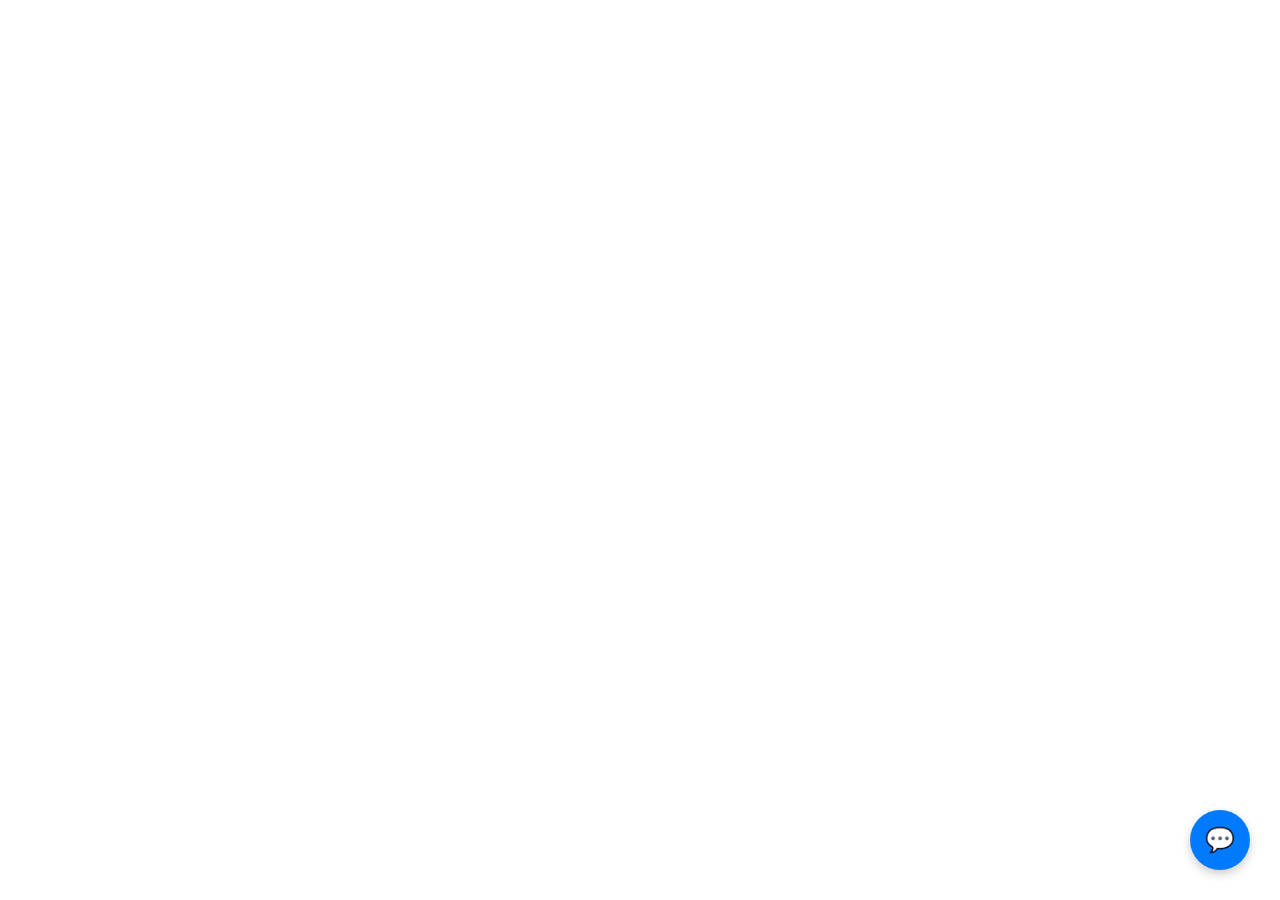
<file: chat.html>
<!DOCTYPE html>
<html lang="en">
<head>
    <meta charset="UTF-8">
    <meta name="viewport" content="width=device-width, initial-scale=1.0">
    <title>Doctor-Patient Messaging</title>
    <style>
        /* Floating Button Design */
        .floating-chat-btn {
            position: fixed;
            bottom: 30px;
            right: 30px;
            background-color: #007bff; /* Medical Blue */
            color: white;
            border: none;
            border-radius: 50%;
            width: 60px;
            height: 60px;
            font-size: 24px;
            cursor: pointer;
            box-shadow: 0px 4px 10px rgba(0, 0, 0, 0.2);
            transition: transform 0.3s;
            z-index: 1000;
        }

        .floating-chat-btn:hover {
            transform: scale(1.1);
        }

        /* Chat Pop-up Box Design */
        .chat-popup {
            display: none; /* Hidden by default */
            position: fixed;
            bottom: 100px;
            right: 30px;
            width: 320px;
            background-color: white;
            border-radius: 10px;
            box-shadow: 0px 5px 15px rgba(0, 0, 0, 0.3);
            z-index: 1000;
            overflow: hidden;
            border: 1px solid #ddd;
        }

        /* Header Design */
        .chat-header {
            background-color: #007bff;
            color: white;
            padding: 15px;
            font-size: 16px;
            font-weight: bold;
            display: flex;
            justify-content: space-between;
            align-items: center;
        }

        .close-btn {
            background: none;
            border: none;
            color: white;
            font-size: 20px;
            cursor: pointer;
        }

        /* Form Layout */
        .chat-form {
            padding: 15px;
            display: flex;
            flex-direction: column;
            gap: 12px;
        }

        .chat-form input, .chat-form textarea {
            width: 100%;
            padding: 10px;
            border: 1px solid #ccc;
            border-radius: 5px;
            font-size: 14px;
            box-sizing: border-box;
        }

        .chat-form textarea {
            resize: none;
            height: 80px;
        }

        .submit-btn {
            background-color: #28a745; /* Green Color for Submit */
            color: white;
            border: none;
            padding: 10px;
            border-radius: 5px;
            font-size: 16px;
            cursor: pointer;
            font-weight: bold;
        }

        .submit-btn:hover {
            background-color: #218838;
        }
    </style>
</head>
<body>

    <!-- 1. Floating Button -->
    <button class="floating-chat-btn" id="openChatBtn">💬</button>

    <!-- 2. Message Pop-up Box -->
    <div class="chat-popup" id="chatPopup">
        <div class="chat-header">
            Message the Doctor
            <button class="close-btn" id="closeChatBtn">&times;</button>
        </div>
        <form class="chat-form" id="patientForm">
            <input type="text" id="patientName" placeholder="Your Name" required>
            <input type="tel" id="patientPhone" placeholder="Mobile Number" required>
            <textarea id="patientMessage" placeholder="Write your message here..." required></textarea>
            <button type="submit" class="submit-btn">Send Message</button>
        </form>
    </div>

    <!-- 3. JavaScript -->
    <script>
        const openBtn = document.getElementById('openChatBtn');
        const closeBtn = document.getElementById('closeChatBtn');
        const chatPopup = document.getElementById('chatPopup');
        const patientForm = document.getElementById('patientForm');

        // Open chat window on button click
        openBtn.addEventListener('click', () => {
            chatPopup.style.display = 'block';
            openBtn.style.display = 'none'; 
        });

        // Close chat window on 'x' click
        closeBtn.addEventListener('click', () => {
            chatPopup.style.display = 'none';
            openBtn.style.display = 'block'; 
        });

        // Handle form submission
        patientForm.addEventListener('submit', (e) => {
            e.preventDefault(); 

            const name = document.getElementById('patientName').value;
            const phone = document.getElementById('patientPhone').value;
            const message = document.getElementById('patientMessage').value;

            // Log data to console for now
            console.log("Patient Name:", name);
            console.log("Phone Number:", phone);
            console.log("Message:", message);

            // Show English alert message
            alert(`Thank you ${name}! Your message has been sent to the doctor. We will contact you soon.`);

            // Reset and close form
            patientForm.reset();
            chatPopup.style.display = 'none';
            openBtn.style.display = 'block';
        });
    </script>

</body>
</html>
</file>
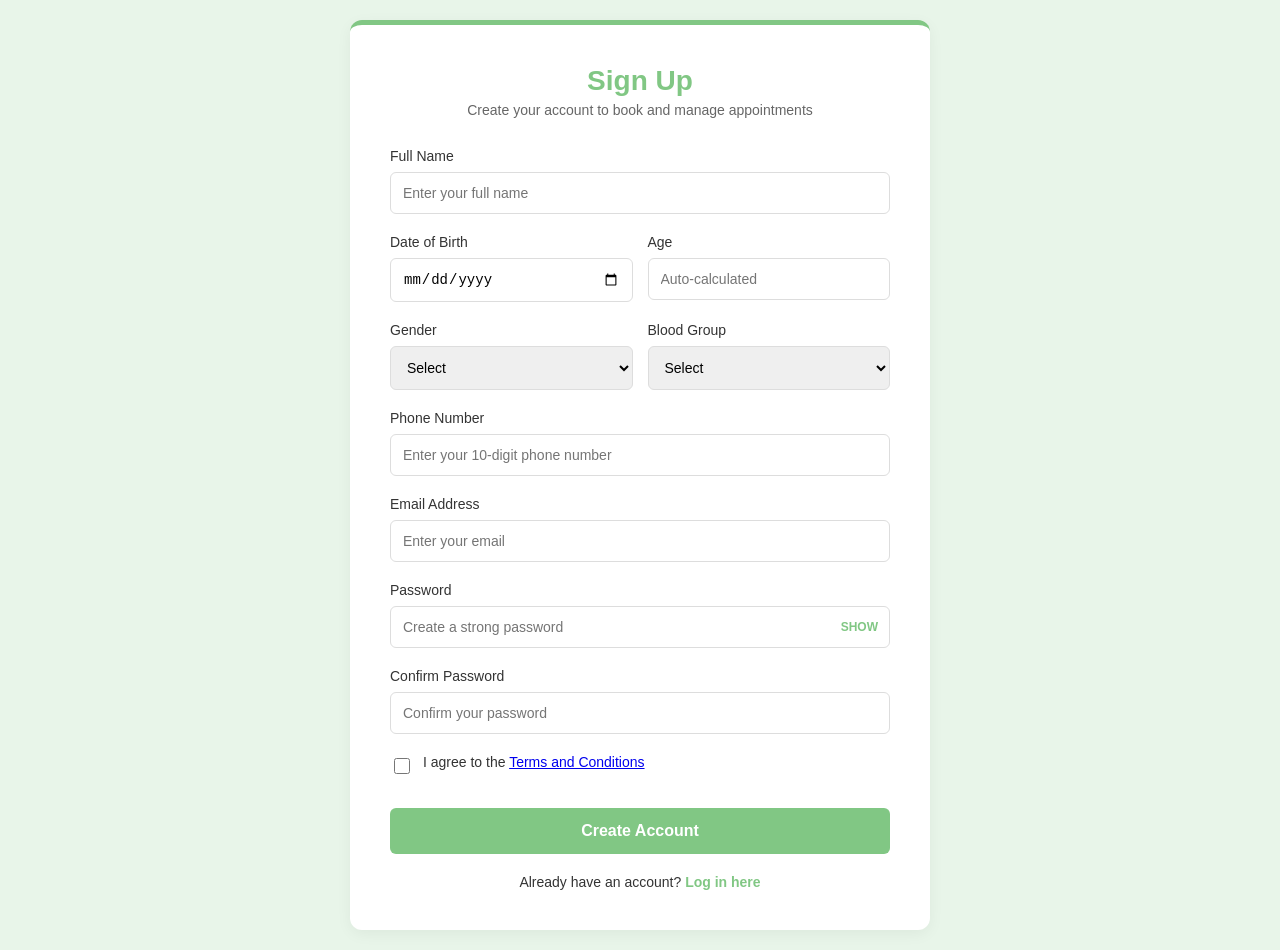
<file: signup.html>
<!DOCTYPE html>
<html lang="en">
<head>
    <meta charset="UTF-8">
    <meta name="viewport" content="width=device-width, initial-scale=1.0">
    <title>Sign Up - MedBook</title>
    <style>
        :root {
            --primary-green: #81c784; 
            --light-green-bg: #e8f5e9; 
            --text-dark: #333333;
            --white: #ffffff;
            --error-red: #d32f2f;
        }
        body {
            font-family: 'Segoe UI', Tahoma, Geneva, Verdana, sans-serif;
            background-color: var(--light-green-bg);
            color: var(--text-dark);
            display: flex;
            justify-content: center;
            align-items: center;
            min-height: 100vh;
            margin: 0;
            padding: 20px;
        }
        .signup-container {
            background-color: var(--white);
            padding: 40px;
            border-radius: 12px;
            box-shadow: 0 4px 15px rgba(0, 0, 0, 0.05);
            width: 100%;
            max-width: 500px;
            border-top: 5px solid var(--primary-green);
        }
        .signup-header { text-align: center; margin-bottom: 30px; }
        .signup-header h2 { margin: 0; color: var(--primary-green); font-size: 28px; }
        .signup-header p { color: #666; font-size: 14px; margin-top: 5px; }
        .form-group { margin-bottom: 20px; position: relative; }
        .form-row { display: flex; gap: 15px; }
        .form-row .form-group { flex: 1; }
        label { display: block; margin-bottom: 8px; font-weight: 500; font-size: 14px; }
        input[type="text"], input[type="number"], input[type="date"], input[type="tel"], 
        input[type="email"], input[type="password"], select {
            width: 100%; padding: 12px; border: 1px solid #ddd; border-radius: 6px; box-sizing: border-box; font-size: 14px;
        }
        input:focus, select:focus { outline: none; border-color: var(--primary-green); }
        .password-container { position: relative; display: flex; align-items: center; }
        .password-container input { padding-right: 60px; }
        .toggle-password { position: absolute; right: 12px; background: none; border: none; color: var(--primary-green); cursor: pointer; font-weight: bold; font-size: 12px; padding: 0; }
        .checkbox-group { display: flex; align-items: center; gap: 10px; margin-bottom: 20px; }
        .checkbox-group input[type="checkbox"] { width: 16px; height: 16px; accent-color: var(--primary-green); }
        .error-message { color: var(--error-red); font-size: 12px; margin-top: 5px; display: none; }
        button[type="submit"] {
            width: 100%; padding: 14px; background-color: var(--primary-green); color: var(--white);
            border: none; border-radius: 6px; font-size: 16px; font-weight: bold; cursor: pointer; margin-top: 10px;
        }
        button[type="submit"]:disabled { opacity: 0.7; cursor: not-allowed; }
        .login-link { text-align: center; margin-top: 20px; font-size: 14px; }
        .login-link a { color: var(--primary-green); text-decoration: none; font-weight: bold; }
        #responseMessage { text-align: center; margin-top: 15px; font-size: 14px; font-weight: bold; }
        .text-success { color: var(--primary-green); }
        .text-danger { color: var(--error-red); }
    </style>
</head>
<body>

    <div class="signup-container">
        <div class="signup-header">
            <h2>Sign Up</h2>
            <p>Create your account to book and manage appointments</p>
        </div>

        <form id="signupForm">
            <div class="form-group">
                <label for="fullName">Full Name</label>
                <input type="text" id="fullName" name="fullName" placeholder="Enter your full name" required>
            </div>
            <div class="form-row">
                <div class="form-group">
                    <label for="dob">Date of Birth</label>
                    <input type="date" id="dob" name="dob" required>
                </div>
                <div class="form-group">
                    <label for="age">Age</label>
                    <input type="number" id="age" name="age" placeholder="Auto-calculated" readonly required>
                </div>
            </div>
            <div class="form-row">
                <div class="form-group">
                    <label for="gender">Gender</label>
                    <select id="gender" name="gender" required>
                        <option value="" disabled selected>Select</option>
                        <option value="male">Male</option>
                        <option value="female">Female</option>
                        <option value="other">Other</option>
                    </select>
                </div>
                <div class="form-group">
                    <label for="bloodGroup">Blood Group</label>
                    <select id="bloodGroup" name="bloodGroup">
                        <option value="" disabled selected>Select</option>
                        <option value="A+">A+</option><option value="A-">A-</option>
                        <option value="B+">B+</option><option value="B-">B-</option>
                        <option value="AB+">AB+</option><option value="AB-">AB-</option>
                        <option value="O+">O+</option><option value="O-">O-</option>
                    </select>
                </div>
            </div>
            <div class="form-group">
                <label for="phone">Phone Number</label>
                <input type="tel" id="phone" name="phone" placeholder="Enter your 10-digit phone number" pattern="[0-9]{10}" required>
            </div>
            <div class="form-group">
                <label for="email">Email Address</label>
                <input type="email" id="email" name="email" placeholder="Enter your email" required>
            </div>
            <div class="form-group">
                <label for="password">Password</label>
                <div class="password-container">
                    <input type="password" id="password" name="password" placeholder="Create a strong password" required>
                    <button type="button" class="toggle-password" id="togglePasswordBtn">SHOW</button>
                </div>
            </div>
            <div class="form-group">
                <label for="confirmPassword">Confirm Password</label>
                <input type="password" id="confirmPassword" name="confirmPassword" placeholder="Confirm your password" required>
                <div class="error-message" id="passwordError">Passwords do not match!</div>
            </div>
            <div class="checkbox-group">
                <input type="checkbox" id="terms" name="terms" required>
                <label for="terms">I agree to the <a href="#">Terms and Conditions</a></label>
            </div>
            <button type="submit" id="submitBtn">Create Account</button>
        </form>

        <div id="responseMessage"></div>

        <div class="login-link">
            Already have an account? <a href="login.html">Log in here</a>
        </div>
    </div>

    <script>
        // Age calculation
        const dobInput = document.getElementById('dob');
        const ageInput = document.getElementById('age');
        const todayFormatted = new Date().toISOString().split('T')[0];
        dobInput.setAttribute('max', todayFormatted);

        dobInput.addEventListener('change', function() {
            if(this.value) {
                const dob = new Date(this.value);
                const today = new Date();
                let age = today.getFullYear() - dob.getFullYear();
                const m = today.getMonth() - dob.getMonth();
                if (m < 0 || (m === 0 && today.getDate() < dob.getDate())) { age--; }
                ageInput.value = age >= 0 ? age : 0;
            }
        });

        // Toggle password
        document.getElementById('togglePasswordBtn').addEventListener('click', function() {
            const pwd = document.getElementById('password');
            const type = pwd.getAttribute('type') === 'password' ? 'text' : 'password';
            pwd.setAttribute('type', type);
            this.textContent = type === 'password' ? 'SHOW' : 'HIDE';
        });

        // Real-time API Submission
        const form = document.getElementById('signupForm');
        form.addEventListener('submit', async function(event) {
            event.preventDefault(); 
            
            const pwd = document.getElementById('password').value;
            const confirmPwd = document.getElementById('confirmPassword').value;
            const errorDiv = document.getElementById('passwordError');
            const responseDiv = document.getElementById('responseMessage');
            const btn = document.getElementById('submitBtn');

            if (pwd !== confirmPwd) {
                errorDiv.style.display = 'block';
                return;
            }
            errorDiv.style.display = 'none';

            btn.disabled = true;
            btn.innerText = 'Creating Account...';
            responseDiv.innerHTML = '';

            try {
                const formData = new FormData(form);
                const response = await fetch('backend/api.php?action=signup', {
                    method: 'POST',
                    body: formData
                });
                const result = await response.json();

                if (result.status === 'success') {
                    responseDiv.innerHTML = `<span class="text-success">${result.message}</span>`;
                    setTimeout(() => window.location.href = 'login.html', 2000);
                } else {
                    responseDiv.innerHTML = `<span class="text-danger">${result.message}</span>`;
                    btn.disabled = false;
                    btn.innerText = 'Create Account';
                }
            } catch (error) {
                responseDiv.innerHTML = `<span class="text-danger">A network error occurred.</span>`;
                btn.disabled = false;
                btn.innerText = 'Create Account';
            }
        });
    </script>
</body>
</html>
</file>
